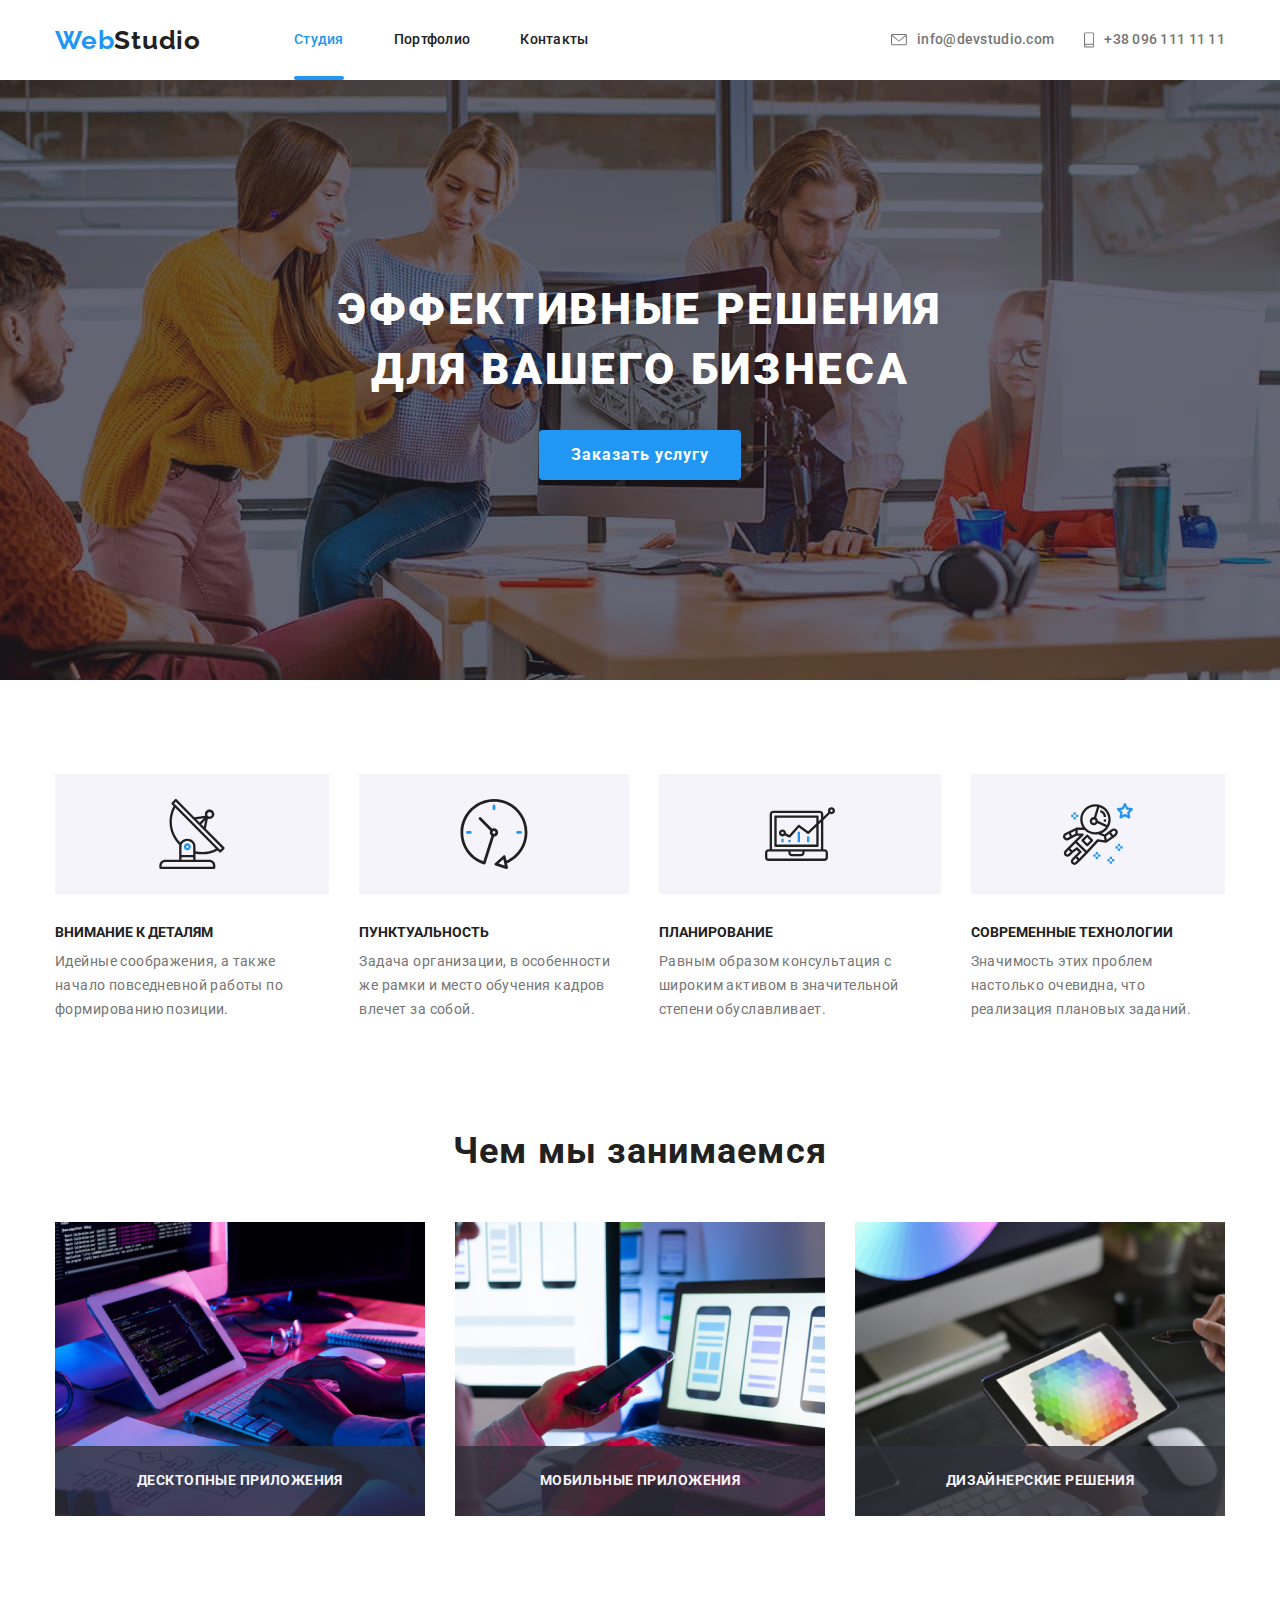
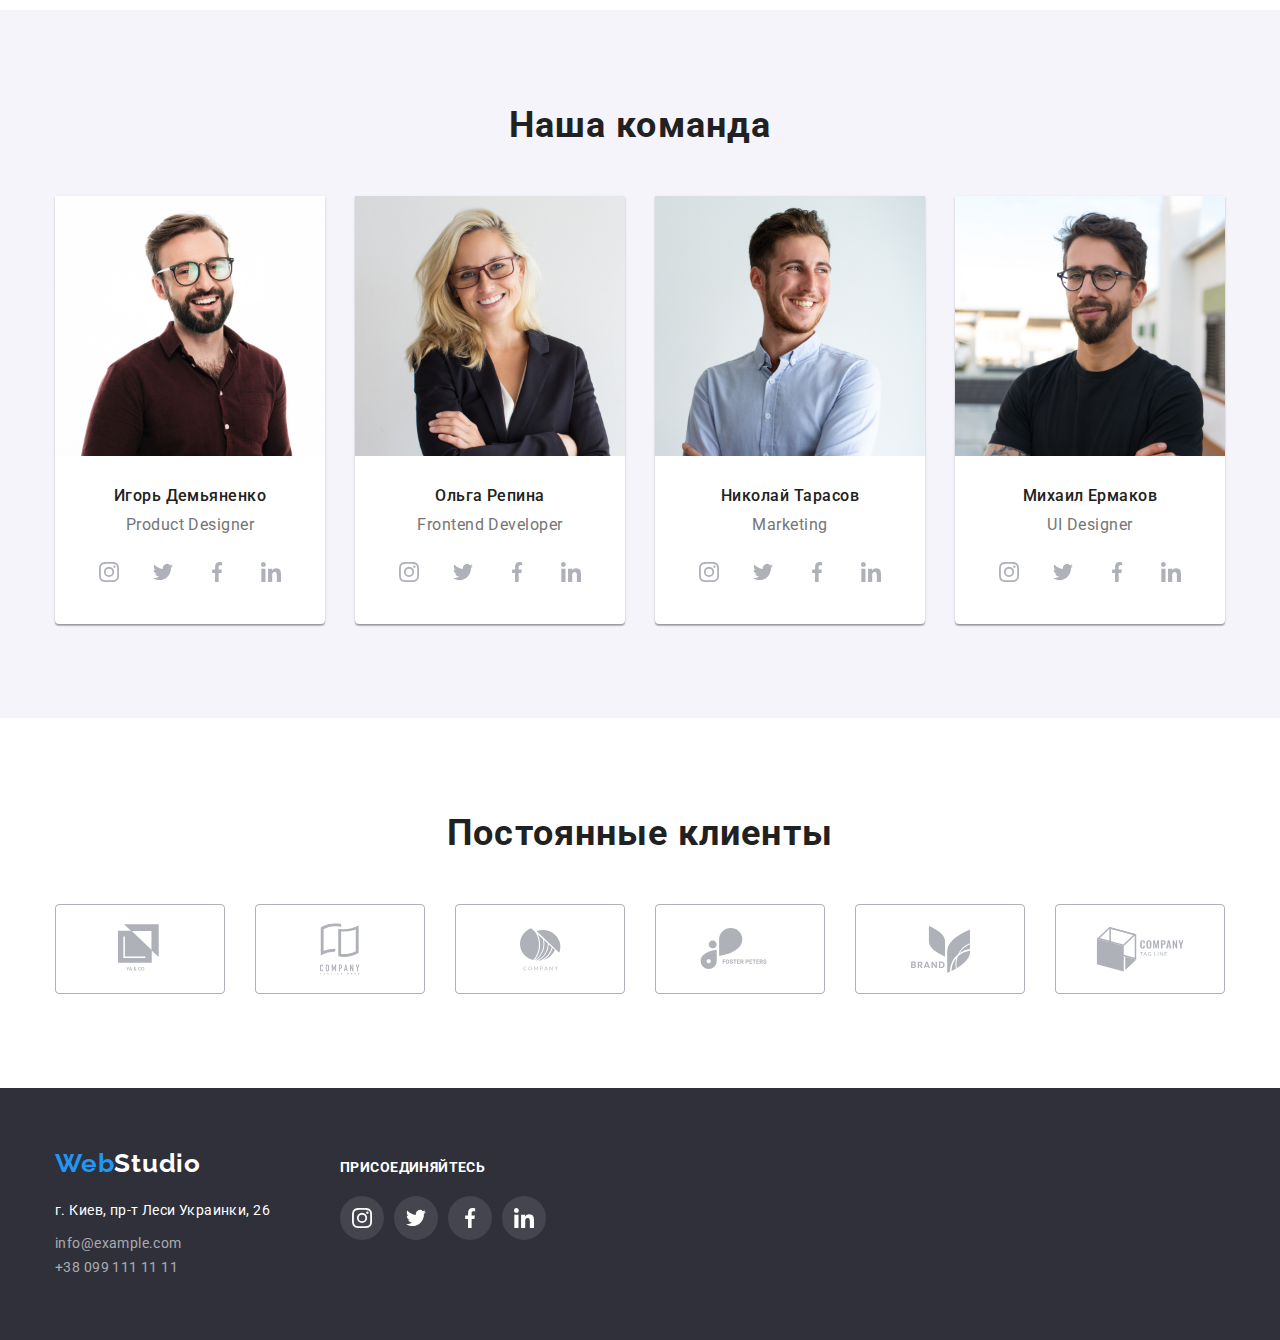
<file: index.html>
<!DOCTYPE html>
<html lang="ru">
<head>
    <meta charset="UTF-8">
    <meta name="viewport" content="width=device-width, initial-scale=1.0">
    <title>WebStudio</title>
    <link href="https://fonts.googleapis.com/css2?family=Raleway:wght@700&family=Roboto:wght@400;500;700;900&display=swap"
        rel="stylesheet">
    <link rel="stylesheet" href="https://cdnjs.cloudflare.com/ajax/libs/modern-normalize/1.0.0/modern-normalize.min.css">
    <link rel="stylesheet" href="./css/styles.css">
</head>
<body>
    <header>
        <div class="container main-top">
            <nav class="nav">
                <a class="logo" href="./index.html">Web<span class="logo-top">Studio</span></a>
                <ul class="site-nav list">
                    <li class="item"><a class="navigation current" href="./index.html">Студия</a></li>
                    <li class="item"><a class="navigation" href="./portfolio.html">Портфолио</a></li>
                    <li class="item"><a class="navigation" href="#contacts">Контакты</a></li>
                </ul>
            </nav>
            <ul class="schedule-contacts list">
                <li>
                    <a class="contacts" href="mailto:info@example.com">
                    <svg class="contacts-icon" width="16" height="12">
                    <use href="./images/sprite.svg#envelope"></use>
                </svg>info@devstudio.com</a></li>
                <li>
                    <a class="contacts" href="tel:+380991111111">
                    <svg class="contacts-icon" width="10" height="16">
                    <use href="./images/sprite.svg#smartphone"></use>
                </svg>+38 096 111 11 11</a></li>
            </ul>
        </div>
    </header>
    <main>
        <div class="overlay">
            <section class="hero">
                <div class="container">
                    <div class="hero-container">
                        <h1 class="hero-title">Эффективные решения для вашего бизнеса</h1>
                        <button class="hero-button" type="button" data-open-modal>Заказать услугу</button>
                    </div>
                    <div class="backdrop is-hidden" data-backdrop>
                        <div class="modal">
                            <button class="close-btn" data-close-modal>
                                <svg width="11" height="11">
                                <use href="./images/sprite.svg#close"></use>
                            </svg></button>
                        </div>
                    </div>
                </div>
            </section>
        </div>
        <section class="features-section">
            <div class="container">
                <h2 hidden>Наши особенности</h2>
                <ul class="features-schedule list">
                    <li class="features-item">
                        <h3 class="features">Внимание к деталям</h3>
                        <p class="features-text">Идейные соображения, а также начало повседневной работы по формированию позиции.</p>
                    </li>
                    <li class="features-item">
                        <h3 class="features">Пунктуальность</h3>
                        <p class="features-text">Задача организации, в особенности же рамки и место обучения кадров влечет за собой.</p>
                    </li>
                    <li class="features-item">
                        <h3 class="features">Планирование</h3>
                        <p class="features-text">Равным образом консультация с широким активом в значительной степени обуславливает.</p>
                    </li>
                    <li class="features-item">
                        <h3 class="features">Современные технологии</h3>
                        <p class="features-text">Значимость этих проблем настолько очевидна, что реализация плановых заданий.</p>
                    </li>
                </ul>
            </div>
        </section>
        <section class="job-section">
            <div class="container">
                <h2 class="job-title">Чем мы занимаемся</h2>
                <ul class="job-schedule list">
                    <li class="job-item"><img src="./images/img1.jpg" width="370" height="294" alt="программист-работает-на-компьютере" />
                    <div class="label">Десктопные приложения</div></li>
                    <li class="job-item"><img src="./images/img2.jpg" width="370" height="294" alt="дизайнеры-разрабатывают-приложения-для-смартфонов" />
                    <div class="label">Мобильные приложения</div></li>
                    <li class="job-item"><img src="./images/img3.jpg" width="370" height="294" alt="художник-дизайнер-выбирает-цвета" />
                    <div class="label">Дизайнерские решения</div></li>
                </ul>
            </div>
        </section>
        <section class="team">
            <div class="container">
                <h2 class="team-title">Наша команда</h2>
                <ul class="team-schedule list">
                    <li class="team-item"><img class="team-photo" src="./images/img4.jpg" width="270" height="260" alt="Product Designer" />
                        <h3 class="name">Игорь Демьяненко</h3>
                        <p class="employment" lang="en">Product Designer</p>
                        <ul class="list social">
                            <li>
                                <a class="social-links" href="">
                                    <svg class="links-icons">
                                        <use href="./images/sprite.svg#instagram"></use>
                                    </svg>
                                </a>
                            </li>
                            <li>
                                <a class="social-links" href="">
                                    <svg class="links-icons">
                                        <use href="./images/sprite.svg#twitter"></use>
                                    </svg>
                                </a>
                            </li>
                            <li>
                                <a class="social-links" href="">
                                    <svg class="links-icons">
                                        <use href="./images/sprite.svg#facebook"></use>
                                    </svg>
                                </a>
                            </li>
                            <li>
                                <a class="social-links" href="">
                                    <svg class="links-icons">
                                        <use href="./images/sprite.svg#linkedin"></use>
                                    </svg>
                                </a>
                            </li>
                        </ul>
                    </li>
                    <li class="team-item"><img class="team-photo" src="./images/img5.jpg" width="270" height="260" alt="Frontend Developer" />
                        <h3 class="name">Ольга Репина</h3>
                        <p class="employment" lang="en">Frontend Developer</p>
                        <ul class="list social">
                            <li>
                                <a class="social-links" href="">
                                    <svg class="links-icons">
                                        <use href="./images/sprite.svg#instagram"></use>
                                    </svg>
                                </a>
                            </li>
                            <li>
                                <a class="social-links" href="">
                                    <svg class="links-icons">
                                        <use href="./images/sprite.svg#twitter"></use>
                                    </svg>
                                </a>
                            </li>
                            <li>
                                <a class="social-links" href="">
                                    <svg class="links-icons">
                                        <use href="./images/sprite.svg#facebook"></use>
                                    </svg>
                                </a>
                            </li>
                            <li>
                                <a class="social-links" href="">
                                    <svg class="links-icons">
                                        <use href="./images/sprite.svg#linkedin"></use>
                                    </svg>
                                </a>
                            </li>
                        </ul>
                    </li>
                    <li class="team-item"><img class="team-photo" src="./images/img6.jpg" width="270" height="260" alt="Marketing" />
                        <h3 class="name">Николай Тарасов</h3>
                        <p class="employment" lang="en">Marketing</p>
                        <ul class="list social">
                            <li>
                                <a class="social-links" href="">
                                    <svg class="links-icons">
                                        <use href="./images/sprite.svg#instagram"></use>
                                    </svg>
                                </a>
                            </li>
                            <li>
                                <a class="social-links" href="">
                                    <svg class="links-icons">
                                        <use href="./images/sprite.svg#twitter"></use>
                                    </svg>
                                </a>
                            </li>
                            <li>
                                <a class="social-links" href="">
                                    <svg class="links-icons">
                                        <use href="./images/sprite.svg#facebook"></use>
                                    </svg>
                                </a>
                            </li>
                            <li>
                                <a class="social-links" href="">
                                    <svg class="links-icons">
                                        <use href="./images/sprite.svg#linkedin"></use>
                                    </svg>
                                </a>
                            </li>
                        </ul>
                    </li>
                    <li class="team-item"><img class="team-photo" src="./images/img7.jpg" width="270" height="260" alt="UI Designer" />
                        <h3 class="name">Михаил Ермаков</h3>
                        <p class="employment" lang="en">UI Designer</p>
                        <ul class="list social">
                            <li>
                                <a class="social-links" href="">
                                    <svg class="links-icons">
                                        <use href="./images/sprite.svg#instagram"></use>
                                    </svg>
                                </a>
                            </li>
                            <li>
                                <a class="social-links" href="">
                                    <svg class="links-icons">
                                        <use href="./images/sprite.svg#twitter"></use>
                                    </svg>
                                </a>
                            </li>
                            <li>
                                <a class="social-links" href="">
                                    <svg class="links-icons">
                                        <use href="./images/sprite.svg#facebook"></use>
                                    </svg>
                                </a>
                            </li>
                            <li>
                                <a class="social-links" href="">
                                    <svg class="links-icons">
                                        <use href="./images/sprite.svg#linkedin"></use>
                                    </svg>
                                </a>
                            </li>
                        </ul>
                    </li>
                </ul>
            </div>
        </section>
        <section class="customers">
            <div class="container">
                <h2 class="customers-title">Постоянные клиенты</h2>
                <ul class="customers-schedule list">
                    <li>
                        <a class="customers-links" href="">
                            <svg class="customers-icons" width="45" height="50">
                                <use href="./images/sprite.svg#logo-1"></use>
                            </svg>
                        </a>
                    </li>
                    <li>
                        <a class="customers-links" href="">
                            <svg class="customers-icons" width="40" height="52">
                                <use href="./images/sprite.svg#logo-2"></use>
                            </svg>
                        </a>
                    </li>
                    <li>
                        <a class="customers-links" href="">
                            <svg class="customers-icons" width="41" height="43">
                                <use href="./images/sprite.svg#logo-3"></use>
                            </svg>
                        </a>
                    </li>
                    <li>
                        <a class="customers-links" href="">
                            <svg class="customers-icons" width="80" height="42">
                                <use href="./images/sprite.svg#logo-4"></use>
                            </svg>
                        </a>
                    </li>
                    <li>
                        <a class="customers-links" href="">
                            <svg class="customers-icons" width="59" height="47">
                                <use href="./images/sprite.svg#logo-5"></use>
                            </svg>
                        </a>
                    </li>
                    <li>
                        <a class="customers-links" href="">
                            <svg class="customers-icons" width="89" height="45">
                                <use href="./images/sprite.svg#logo-6"></use>
                            </svg>
                        </a>
                    </li>
                </ul>
            </div>
        </section>
    </main>
    <footer id="contacts" class="footer">
        <div class="container footer-general">
            <div class="footer-pack">
                <a class="logo" href="./index.html">Web<span class="logo-bottom">Studio</span></a>
                <ul class="footer-flexbox list">
                    <li class="location">г. Киев, пр-т Леси Украинки, 26</li>
                    <li><a class="mail" href="mailto:info@example.com">info@example.com</a></li>
                    <li><a class="mail" href="tel:+380991111111">+38 099 111 11 11</a></li>
                </ul>
            </div>
            <div class="appeal">
                <p class="appeal-title">присоединяйтесь</p>
                <ul class="schedule-socials list">
                    <li><a class="footer-socials" href="">
                            <svg class="links-icons">
                                <use href="./images/sprite.svg#instagram"></use>
                            </svg>
                        </a>
                    </li>
                    <li><a class="footer-socials" href="">
                            <svg class="links-icons">
                                <use href="./images/sprite.svg#twitter"></use>
                            </svg>
                        </a>
                    </li>
                    <li><a class="footer-socials" href="">
                            <svg class="links-icons">
                                    <use href="./images/sprite.svg#facebook"></use>
                            </svg>
                        </a>
                    </li>
                    <li><a class="footer-socials" href="">
                            <svg class="links-icons">
                                <use href="./images/sprite.svg#linkedin"></use>
                            </svg>
                        </a>
                    </li>
                </ul>
            </div>
        </div>
    </footer>
    <script>
        const refs = {
            openModalBtn: document.querySelector("[data-open-modal]"),
            closeModalBtn: document.querySelector("[data-close-modal]"),
            backdrop: document.querySelector("[data-backdrop]"),
        };

        refs.openModalBtn.addEventListener("click", toggleModal);
        refs.closeModalBtn.addEventListener("click", toggleModal);

        refs.backdrop.addEventListener("click", logBackdropClick);

        function toggleModal() {
            refs.backdrop.classList.toggle("is-hidden"); 
        }

        function logBackdropClick() {
            console.log("Это клик в бекдроп");
        }
    </script>
</body>
</html>
</file>
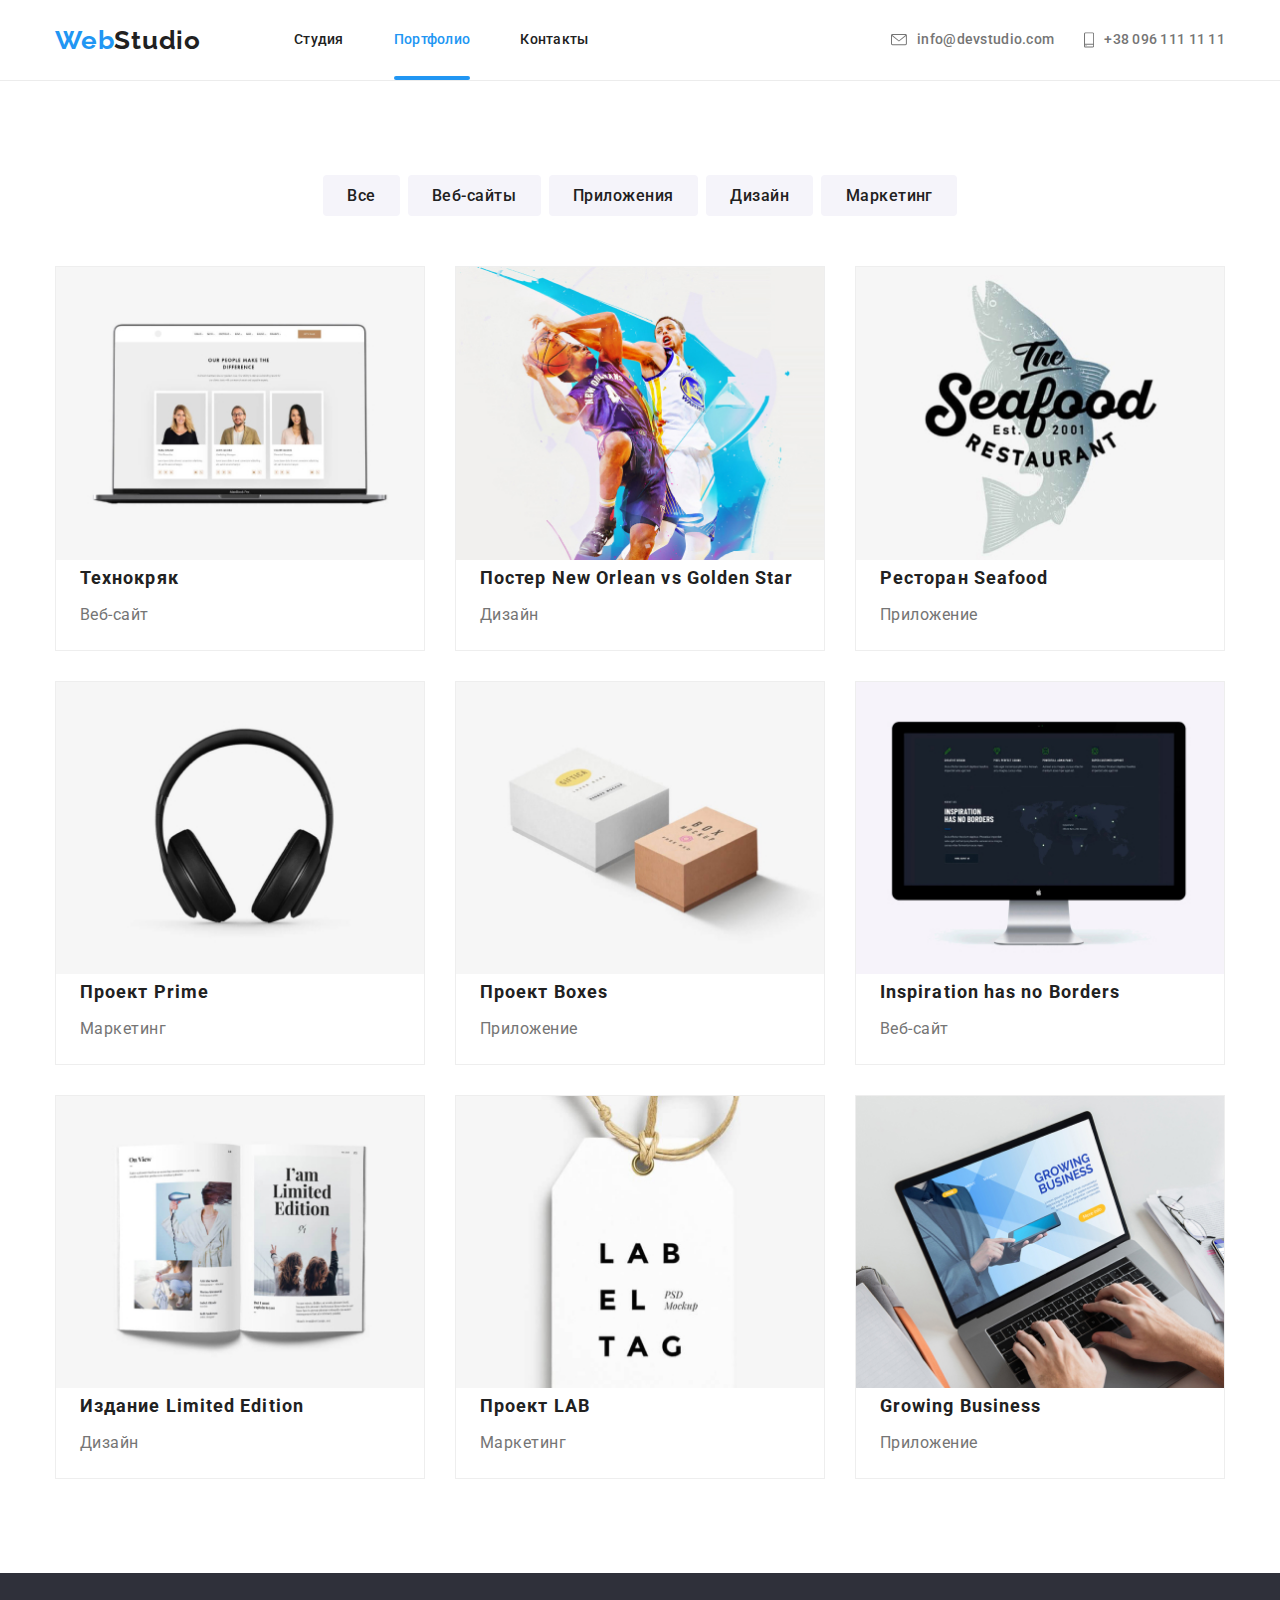
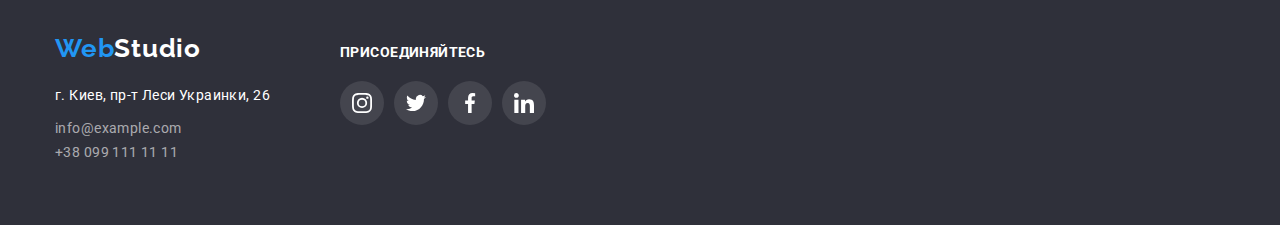
<file: portfolio.html>
<!DOCTYPE html>
<html lang="ru">
<head>
    <meta charset="UTF-8">
    <meta name="viewport" content="width=device-width, initial-scale=1.0">
    <title>Portfolio</title>
    <link href="https://fonts.googleapis.com/css2?family=Raleway:wght@700&family=Roboto:wght@400;500;700;900&display=swap"
        rel="stylesheet">
    <link rel="stylesheet" href="https://cdnjs.cloudflare.com/ajax/libs/modern-normalize/1.0.0/modern-normalize.min.css">
    <link rel="stylesheet" href="./css/styles.css">
</head>
<body>
    <header class="header">
        <div class="container main-top">
            <nav class="nav">
                <a class="logo" href="./index.html">Web<span class="logo-top">Studio</span></a>
                <ul class="site-nav list">
                    <li class="item"><a class="navigation" href="./index.html">Студия</a></li>
                    <li class="item"><a class="navigation current" href="./portfolio.html">Портфолио</a></li>
                    <li class="item"><a class="navigation"  href="#contacts">Контакты</a></li>
                </ul>
            </nav>
            <ul class="schedule-contacts list">
                <li>
                    <a class="contacts" href="mailto:info@example.com">
                        <svg class="contacts-icon" width="16" height="12">
                            <use href="./images/sprite.svg#envelope"></use>
                        </svg>info@devstudio.com</a></li>
                <li>
                    <a class="contacts" href="tel:+380991111111">
                        <svg class="contacts-icon" width="10" height="16">
                            <use href="./images/sprite.svg#smartphone"></use>
                        </svg>+38 096 111 11 11</a></li>
            </ul>
        </div>
    </header>
    <main>
        <h1 hidden>Портфолио</h1>
        <div class="container">
            <ul class="list filters">
                <li class="filters-item"><button class="button" type="button">Все</button></li>
                <li class="filters-item"><button class="button" type="button">Веб-сайты</button></li>
                <li class="filters-item"><button class="button" type="button">Приложения</button></li>
                <li class="filters-item"><button class="button" type="button">Дизайн</button></li>
                <li class="filters-item"><button class="button" type="button">Маркетинг</button></li>
            </ul>
        </div>
        <section class="projects-section">
            <div class="container">
                <h2 hidden>Виды наших работ</h2>
                    <ul class="projects-schedule list">
                        <li class="projects-item">
                            <a class="projects-link" href="">
                                <div class="projects-thumb"><img src="./images/portfolio/img1.jpg" width="370" height="294" alt="Ноутбук" />
                                    <p class="subitem">
                                        Технокряк это современная площадка распространения коронавируса. Компании используют эту
                                        платформу для цифрового
                                        шпионажа и атак на защищённые сервера конкурентов.</p>
                                </div>
                                <h3 class="projects-title">Технокряк</h3>
                                <p class="projects">Веб-сайт</p>
                            </a>                           
                        </li>
                        <li class="projects-item">
                            <a class="projects-link" href="">
                                <div class="projects-thumb"><img src="./images/portfolio/img2.jpg" width="370" height="294" alt="Баскетболисты" />
                                    <p class="subitem">
                                        Технокряк это современная площадка распространения коронавируса. Компании используют эту
                                        платформу для цифрового
                                        шпионажа и атак на защищённые сервера конкурентов.</p>
                                </div>
                                <h3 class="projects-title">Постер New Orlean vs Golden Star</h3>
                                <p class="projects">Дизайн</p>
                            </a>
                        </li>
                        <li class="projects-item">
                            <a class="projects-link" href="">
                                <div class="projects-thumb"><img src="./images/portfolio/img3.jpg" width="370" height="294" alt="Логотип рыбы" />
                                    <p class="subitem">
                                        Технокряк это современная площадка распространения коронавируса. Компании используют эту
                                        платформу для цифрового
                                        шпионажа и атак на защищённые сервера конкурентов.</p>
                                </div>
                                <h3 class="projects-title">Ресторан Seafood</h3>
                                <p class="projects">Приложение</p>
                            </a>
                        </li>
                        <li class="projects-item">
                            <a class="projects-link" href="">
                                <div class="projects-thumb"><img src="./images/portfolio/img4.jpg" width="370" height="294" alt="Наушники" />
                                 <p class="subitem">
                                        Технокряк это современная площадка распространения коронавируса. Компании используют эту
                                        платформу для цифрового
                                        шпионажа и атак на защищённые сервера конкурентов.</p>
                                </div>
                                <h3 class="projects-title">Проект Prime</h3>
                                <p class="projects">Маркетинг</p>
                            </a>
                        </li>
                        <li class="projects-item">
                            <a class="projects-link" href="">
                                <div class="projects-thumb"><img src="./images/portfolio/img5.jpg" width="370" height="294" alt="Коробки" />
                                    <p class="subitem">
                                        Технокряк это современная площадка распространения коронавируса. Компании используют эту
                                        платформу для цифрового
                                        шпионажа и атак на защищённые сервера конкурентов.</p>
                                </div>
                                <h3 class="projects-title">Проект Boxes</h3>
                                <p class="projects">Приложение</p>
                            </a>
                        </li>
                        <li class="projects-item">
                            <a class="projects-link" href="">
                                <div class="projects-thumb"><img src="./images/portfolio/img6.jpg" width="370" height="294" alt="Монитор ПК" />
                                    <p class="subitem">
                                        Технокряк это современная площадка распространения коронавируса. Компании используют эту
                                        платформу для цифрового
                                        шпионажа и атак на защищённые сервера конкурентов.</p>
                                </div>
                                <h3 class="projects-title">Inspiration has no Borders</h3>
                                <p class="projects">Веб-сайт</p>
                            </a>
                        </li>
                        <li class="projects-item">
                            <a class="projects-link" href="">
                            <div class="projects-thumb"><img src="./images/portfolio/img7.jpg" width="370" height="294" alt="Журнал" />
                               <p class="subitem">
                                    Технокряк это современная площадка распространения коронавируса. Компании используют эту
                                   платформу для цифрового
                                    шпионажа и атак на защищённые сервера конкурентов.</p>
                            </div>
                            <h3 class="projects-title">Издание Limited Edition</h3>
                            <p class="projects">Дизайн</p>
                            </a>
                        </li>
                        <li class="projects-item">
                            <a class="projects-link" href="">
                                <div class="projects-thumb"><img src="./images/portfolio/img8.jpg" width="370" height="294" alt="Бирка" />
                                    <p class="subitem">
                                        Технокряк это современная площадка распространения коронавируса. Компании используют эту
                                        платформу для цифрового
                                        шпионажа и атак на защищённые сервера конкурентов.</p>
                                </div>
                                <h3 class="projects-title">Проект LAB</h3>
                                <p class="projects">Маркетинг</p>
                            </a>
                        </li>
                        <li class="projects-item">
                            <a class="projects-link" href="">
                                <div class="projects-thumb"><img src="./images/portfolio/img9.jpg" width="370" height="294" alt="Руки работают за ноутбуком" />
                                    <p class="subitem">
                                        Технокряк это современная площадка распространения коронавируса. Компании используют эту
                                        платформу для цифрового
                                        шпионажа и атак на защищённые сервера конкурентов.</p>
                                </div>
                                <h3 class="projects-title">Growing Business</h3>
                                <p class="projects">Приложение</p>
                            </a>
                        </li>
                    </ul>
            </div>
        </section>
    </main>
    <footer id="contacts" class="footer">
        <div class="container footer-general">
            <div class="footer-pack">
                <a class="logo" href="./index.html">Web<span class="logo-bottom">Studio</span></a>
                <ul class="footer-flexbox list">
                    <li class="location">г. Киев, пр-т Леси Украинки, 26</li>
                    <li><a class="mail" href="mailto:info@example.com">info@example.com</a></li>
                    <li><a class="mail" href="tel:+380991111111">+38 099 111 11 11</a></li>
                </ul>
            </div>
            <div class="appeal">
                <p class="appeal-title">присоединяйтесь</p>
                <ul class="schedule-socials list">
                    <li><a class="footer-socials" href="">
                            <svg class="links-icons">
                                <use href="./images/sprite.svg#instagram"></use>
                            </svg>
                        </a>
                    </li>
                    <li><a class="footer-socials" href="">
                            <svg class="links-icons">
                                <use href="./images/sprite.svg#twitter"></use>
                            </svg>
                        </a>
                    </li>
                    <li><a class="footer-socials" href="">
                            <svg class="links-icons">
                                <use href="./images/sprite.svg#facebook"></use>
                            </svg>
                        </a>
                    </li>
                    <li><a class="footer-socials" href="">
                            <svg class="links-icons">
                                <use href="./images/sprite.svg#linkedin"></use>
                            </svg>
                        </a>
                    </li>
                </ul>
            </div>
        </div>
    </footer>
</body>
</html>
</file>
<file: css/styles.css>
/* background color: 
#ffffff - main
#2f303a - hero and footer;
#F5F4FA - our team
text color:
#212121 - title
#2196F3 - accent
#757575 - text paragraph
#ffffff - hero
#AFB1B8 - social links
color: rgba(255, 255, 255, 0.6); - footer contact */

:root {
  --accent: #2196f3;
  --white: #ffffff;
  --dark-gray: #2f303a;
  --light-gray: #f5f4fa;
  --black-text: #212121;
  --gray-text: #757575;
  --social-links: #afb1b8;
}

/* утилиты */
html {
  box-sizing: border-box;
}

*,
*::before,
*::after {
  box-sizing: inherit;
}

body {
  font-family: "Roboto", sans-serif;
  color: var(--gray-text);
  background-color: var(--white);
}
img {
  display: block;
  max-width: 100%;
  height: auto;
}
h1,
h2,
h3,
p {
  margin-top: 0;
}
.list {
  margin: 0;
  padding: 0;
  list-style: none;
}

/* шапка */
.main-top {
  display: flex;
  align-items: center;
}
.nav {
  display: flex;
  align-items: center;
}
.logo-top {
  font-family: Raleway, sans-serif;
  font-weight: 700;
  font-size: 26px;
  line-height: 1.19;
  letter-spacing: 0.03em;
  color: var(--black-text);
  text-decoration: none;
}
.logo {
  font-family: Raleway, sans-serif;
  font-weight: 700;
  font-size: 26px;
  line-height: 1.19;
  letter-spacing: 0.03em;
  color: var(--accent);
  text-decoration: none;
}
.site-nav {
  display: flex;
  margin-left: 93px;
}
.site-nav .item:not(:last-child) {
  margin-right: 50px;
}
.navigation {
  position: relative;
  display: block;
  padding-top: 32px;
  padding-bottom: 32px;

  font-weight: 500;
  font-size: 14px;
  line-height: 1.14;
  letter-spacing: 0.02em;
  color: var(--black-text);
  text-decoration: none;

  transition: color 250ms cubic-bezier(0.4, 0, 0.2, 1);
}
.navigation:hover,
.navigation:focus {
  color: var(--accent);
}
.current::after {
  content: "";
  position: absolute;
  display: block;
  bottom: 0;
  width: 100%;
  height: 4px;
  background-color: var(--accent);
  border-radius: 2px;
}
.schedule-contacts {
  display: flex;
  align-items: center;
  margin-left: auto;
}
.contacts {
  display: flex;
  align-items: center;
  font-weight: 500;
  font-size: 14px;
  line-height: 1.14;
  letter-spacing: 0.02em;
  color: var(--gray-text);
  text-decoration: none;

  transition: color 250ms cubic-bezier(0.4, 0, 0.2, 1);
}
.contacts:hover,
.contacts:focus {
  color: var(--accent);
}
.navigation.current {
  color: var(--accent);
}
.contacts-icon {
  margin-right: 10px;
  fill: var(--gray-text);

  transition: fill 250ms cubic-bezier(0.4, 0, 0.2, 1);
}
.schedule-contacts li:not(:last-child) {
  margin-right: 30px;
}
.contacts:hover .contacts-icon,
.contacts:focus .contacts-icon {
  fill: var(--accent);
}

.container {
  width: 1200px;
  margin-left: auto;
  margin-right: auto;
  padding-left: 15px;
  padding-right: 15px;
}

/* блок герой */
.hero {
  padding-top: 200px;
  padding-bottom: 200px;
  text-align: center;
}
.overlay {
  max-width: 1600px;
  height: 600px;
  margin-left: auto;
  margin-right: auto;
  background-image: linear-gradient(
      to right,
      rgba(47, 48, 58, 0.4),
      rgba(47, 48, 58, 0.4)
    ),
    url("../images/img8.jpg");
  background-repeat: no-repeat;
  background-position: center;
  background-size: cover;
  background-color: var(--dark-gray);
}
.hero-container {
  max-width: 696px;
  margin-left: auto;
  margin-right: auto;
}
.hero-title {
  margin-top: 0;
  margin-bottom: 30px;
  font-weight: 900;
  font-size: 44px;
  line-height: 1.36;
  letter-spacing: 0.06em;
  text-transform: uppercase;
  color: var(--white);
}
.hero-button {
  display: inline-block;
  font-weight: 700;
  font-size: 16px;
  line-height: 1.87;
  align-items: center;
  text-align: center;
  letter-spacing: 0.06em;
  color: var(--white);
  background-color: var(--accent);
  border-radius: 4px;
  border: 0px;
  padding: 10px 32px;
  min-width: 200px;
  box-shadow: 0px 4px 4px rgba(0, 0, 0, 0.15);
}
.backdrop {
  position: fixed;
  top: 0;
  left: 0;
  width: 100%;
  height: 100%;
  background-color: rgba(0, 0, 0, 0.2);
  z-index: 2;
  opacity: 1;
  transition: opacity 250ms cubic-bezier(0.4, 0, 0.2, 1);
}
.backdrop.is-hidden {
  opacity: 0;
  pointer-events: none;
}
.backdrop.is-hidden .modal {
  transform: translate(-50%, -50%) scale(0.9);
}
.modal {
  position: absolute;
  top: 50%;
  left: 50%;
  transform: translate(-50%, -50%) scale(1);
  min-height: 581px;
  min-width: 528px;
  background-color: var(--white);
  box-shadow: 0px 1px 3px rgba(0, 0, 0, 0.12), 0px 1px 1px rgba(0, 0, 0, 0.14), 
    0px 2px 1px rgba(0, 0, 0, 0.2);
  border-radius: 4px;
  
  transition: transform 250ms cubic-bezier(0.4, 0, 0.2, 1);
}
.close-btn {
  position: absolute;
  top: 8px;
  right: 8px;
  width: 30px;
  height: 30px;
  border-radius: 50%;
  border: 1px solid rgba(0, 0, 0, 0.1);
  background-color: var(--white);
}
.close-btn svg {
  margin: 0;
}

/* блок особенности */
.features-section {
  padding-top: 94px;
  padding-bottom: 94px;
}
.features-schedule {
  display: flex;
}
.features-item:not(:last-child) {
  margin-right: 30px;
}
.features-item::before {
  display: block;
  content: "";
  height: 120px;
  margin-bottom: 30px;
  background-color: var(--light-gray);
  background-repeat: no-repeat;
  background-position: center;
}
.features-item:nth-child(1)::before {
  background-image: url("../images/icons/antenna\ 1.svg");
}
.features-item:nth-child(2)::before {
  background-image: url("../images/icons/clock\ 1.svg");
}
.features-item:nth-child(3)::before {
  background-image: url("../images/icons/diagram\ 1.svg");
}
.features-item:nth-child(4)::before {
  background-image: url("../images/icons/astronaut\ 1.svg");
}
.features {
  margin-bottom: 10px;
  font-weight: 700;
  font-size: 14px;
  line-height: 1.14
  letter-spacing: 0.03em;
  text-transform: uppercase;
  color: var(--black-text);
}
.features-text {
  font-weight: 400;
  font-size: 14px;
  line-height: 1.71;
  letter-spacing: 0.03em;
  color: var(--gray-text);
}

/* блок наши роботы */
.job-section {
  padding-bottom: 94px;
}
.job-title {
  margin-bottom: 50px;
  font-weight: 700;
  font-size: 36px;
  line-height: 1.17;
  text-align: center;
  letter-spacing: 0.03em;
  color: var(--black-text);
}
.job-schedule {
  display: flex;
  padding: 0;
  margin: 0;
}
.job-item:not(:last-child) {
  margin-right: 30px;
}
.job-item {
  position: relative;

}
.label {
  position: absolute;
  left: 0;
  bottom: 0;
  width: 100%;
  padding-top: 27px;
  padding-bottom: 27px;
  margin: 0;
  display: block;
  text-align: center;
  font-weight: 700;
  font-size: 14px;
  line-height: 1.14;
  letter-spacing: 0.03em;
  text-transform: uppercase;
  color: var(--light-gray);
  background: rgba(47, 48, 58, 0.8);
}

/* блок команда */
.team {
  background-color: var(--light-gray);
}
.team-title {
  padding-top: 94px;
  margin-bottom: 50px;
  font-weight: 700;
  font-size: 36px;
  line-height: 1.17;
  text-align: center;
  letter-spacing: 0.03em;
  color: var(--black-text);
}
.team-schedule {
  display: flex;
}
.team-item {
  margin-bottom: 94px;
  box-shadow: 0px 1px 3px rgba(0, 0, 0, 0.12), 0px 1px 1px rgba(0, 0, 0, 0.14),
    0px 2px 1px rgba(0, 0, 0, 0.2);
  border-radius: 0px 0px 4px 4px;
  background-color: var(--white);
}
.team-item:not(:last-child) {
  margin-right: 30px;
}
.team-photo {
  margin-bottom: 30px;
}
.name {
  margin-bottom: 10px;
  font-weight: 500;
  font-size: 16px;
  line-height: 1.19;
  text-align: center;
  letter-spacing: 0.03em;
  color: var(--black-text);
}
.employment {
  margin-bottom: 16px;
  font-weight: 400;
  font-size: 16px;
  line-height: 1.19;
  text-align: center;
  letter-spacing: 0.03em;
}
.social {
  display: flex;
  justify-content: center;
  padding-bottom: 30px;
}
.social-links {
  display: flex;
  width: 44px;
  height: 44px;
  justify-content: center;
  align-items: center;
  border-radius: 50%;
  fill: var(--social-links);
  background-color: var(--white);

  transition: background-color 250ms cubic-bezier(0.4, 0, 0.2, 1);
}
.links-icons {
  width: 20px;
  height: 20px;

  transition: fill 250ms cubic-bezier(0.4, 0, 0.2, 1);
}
.social > li:not(:last-child) {
  margin-right: 10px;
}
.social-links:hover .links-icons,
.social-links:focus .links-icons {
  fill: var(--white);
}
.social-links:hover,
.social-links:focus {
  background-color: var(--accent);
}

/* блок коиенты */
.customers {
  padding-top: 94px;
  padding-bottom: 94px;
}
.customers-title {
  margin-bottom: 50px;
  font-weight: 700;
  font-size: 36px;
  line-height: 1.17;
  text-align: center;
  letter-spacing: 0.03em;
  color: var(--black-text);
}
.customers-schedule {
  display: flex;
}
.customers-links {
  display: flex;
  width: 170px;
  height: 90px;
  border: 1px solid var(--social-links);
  border-radius: 4px;
  justify-content: center;
  align-items: center;

  transition: background-color, border-color 250ms cubic-bezier(0.4, 0, 0.2, 1);
}
.customers-icons {
  fill: var(--social-links);

  transition: fill 250ms cubic-bezier(0.4, 0, 0.2, 1);
}
.customers-schedule > li:not(:last-child) {
  margin-right: 30px;
}
.customers-links:hover .customers-icons,
.customers-links:focus .customers-icons {
  fill: var(--accent);
}
.customers-links:hover,
.customers-links:focus {
  background-color: var(--white);
}
.customers-links:hover,
.customers-links:focus {
  border-color: var(--accent);
}

/* подвал */
footer {
  background-color: var(--dark-gray);
}
.footer {
  padding-top: 60px;
  padding-bottom: 60px;
}
.logo-bottom {
  font-family: Raleway, sans-serif;
  font-weight: 700;
  font-size: 26px;
  line-height: 1.19;
  letter-spacing: 0.03em;
  color: var(--white);
  text-decoration: none;
}
.footer-flexbox {
  display: flex;
  flex-direction: column;
}
.location {
  margin-bottom: 9px;
  margin-top: 20px;
  font-family: Roboto, sans-serif;
  font-weight: 400;
  font-size: 14px;
  line-height: 1.71;
  letter-spacing: 0.03em;
  color: var(--white);
  list-style: none;
  text-decoration: none;
}
.mail + .mail {
  margin-top: 9px;
}
.mail {
  font-family: Roboto, sans-serif;
  font-weight: 400;
  font-size: 14px;
  line-height: 1.71;
  text-decoration: none;
  letter-spacing: 0.03em;
  color: rgba(255, 255, 255, 0.6);
}
.footer-general {
  display: flex;
}
.footer-pack {
  display: flex;
  flex-direction: column;
}
.appeal {
  padding-top: 12px;
  margin-left: 70px;
}
.appeal-title {
  margin-bottom: 20px;
  font-weight: 700;
  font-size: 14px;
  line-height: 1.14;
  letter-spacing: 0.03em;
  text-transform: uppercase;
  color: var(--white);
}
.schedule-socials {
  display: flex;
  justify-content: flex-start;
}
.schedule-socials> li:not(:last-child) {
  margin-right: 10px;
}
.footer-socials {
  display: flex;
  width: 44px;
  height: 44px;
  justify-content: center;
  align-items: center;
  border-radius: 50%;
  fill: var(--white);
  background-color: rgba(255, 255, 255, 0.1);

  transition: fill, background-color 250ms cubic-bezier(0.4, 0, 0.2, 1);
}
.footer-socials:hover .links-icons,
.footer-socials:focus .links-icons {
  fill: var(--white);
}
.footer-socials:hover,
.footer-socials:focus {
  background-color: var(--accent);
}

/* блок фильтры */

.header {
  border-bottom: 1px solid #ECECEC;
}
.button {
  font-family: Roboto, sans-serif;
  font-weight: 500;
  font-size: 16px;
  line-height: 1.62;
  letter-spacing: 0.03em;
  color: var(--black-text);
  background-color: var(--light-gray);
  border-radius: 4px;
  padding: 5.76px 22.28px;
  border: 2px solid transparent;

  transition: color, background-color 250ms cubic-bezier(0.4, 0, 0.2, 1);
}
.button:hover,
.button:focus {
  background-color: var(--accent);
  color: var(--white);
}
.filters {
  display: flex;
  align-items: center;
  justify-content: center;
  padding-top: 94px;
  padding-bottom: 50px;
}
.filters-item:not(:last-child) {
  margin-right: 8px;
}

/* блок проэкты */
.projects-section {
  padding-bottom: 94px;
}
.projects-schedule {
  display: flex;
  flex-wrap: wrap;
}
.projects-item {
  border: 1px solid #eeeeee;
  margin-right: 30px;
  margin-bottom: 30px;
  width: 370px;
  background: var(--white);

  overflow: hidden;
  transition: box-shadow 250ms cubic-bezier(0.4, 0, 0.2, 1);
}
.projects-item:nth-child(3n) {
  margin-right: 0;
}
.projects-item:nth-last-child(-n + 3) {
  margin-bottom: 0;
}
.projects-title {
  padding-left: 24px;
  margin-bottom: 4px;
  font-weight: 700;
  font-size: 18px;
  line-height: 2;
  letter-spacing: 0.06em;
  color: var(--black-text);
}
.projects {
  padding-left: 24px;
  margin-bottom: 20px;
  font-weight: 400;
  font-size: 16px;
  line-height: 1.87;
  letter-spacing: 0.03em;
  color: var(--gray-text);
}
.projects-thumb {
  position: relative;
  overflow: hidden;
}
.subitem {
  position: absolute;
  padding: 63px 24px;
  bottom: 0;
  left: 0;
  width: 100%;
  height: 100%;
  margin: 0;
  opacity: 0;
  font-weight: 400;
  font-size: 18px;
  line-height: 1.56;
  letter-spacing: 0.03em;
  
  color: var(--white);
  background-color: rgba(33, 150, 243, 0.9);
  transform: translateY(100%);
  transition: opacity, transform 250ms cubic-bezier(0.4, 0, 0.2, 1);
}
.projects-link:hover .subitem,
.projects-link:focus .subitem {
  transform: translateY(0);
}

.projects-link:hover .subitem,
.projects-link:focus .subitem {
  opacity: 1;
}
.projects-link {
  text-decoration: none;
}
.projects-item:hover,
.projects-item:focus {
  box-shadow: 0px 1px 1px rgba(0, 0, 0, 0.12), 0px 4px 4px rgba(0, 0, 0, 0.06), 
  1px 4px 6px rgba(0, 0, 0, 0.16);
}
.projects-thumb:hover .subitem,
.projects-thumb:focus .subitem {
  opacity: 1;
}
</file>
